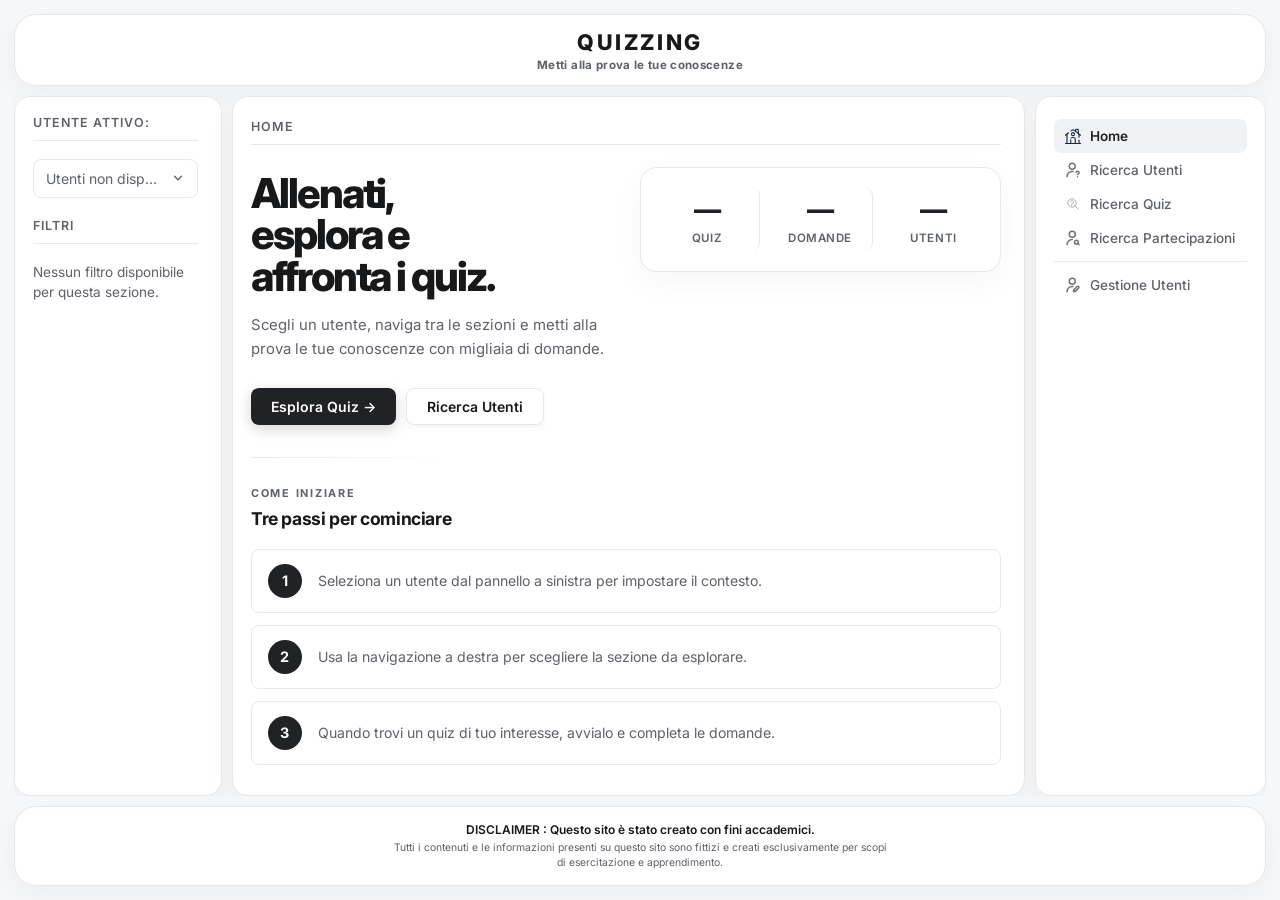
<file: Homework-1/index.html>
<!DOCTYPE html>
<html lang="it">
<head>
    <meta charset="UTF-8">
    <meta name="viewport" content="width=device-width, initial-scale=1.0">
    <title>QUIZZING</title>
    <link rel="stylesheet" href="css/base-layout.css">
    <link rel="stylesheet" href="css/components.css">
    <link rel="stylesheet" href="css/responsive.css">
    <script src="js/dom.js" defer></script>
    <script src="js/api.js" defer></script>
    <script src="js/date-picker.js" defer></script>
    <script src="js/filters.js" defer></script>
    <script src="js/ui.js" defer></script>
    <script src="js/search.js" defer></script>
    <script src="js/users-crud.js" defer></script>
    <script src="js/details.js" defer></script>
    <script src="js/play.js" defer></script>
    <script src="js/router-init.js" defer></script>
</head>
<body>
    <header class="surface-block">
        <div class="header-title">QUIZZING</div>
        <div class="header-subtitle">Metti alla prova le tue conoscenze</div>
    </header>

    <main class="main-content">
        <aside class="panel left">
            <div class="panel-body">
                <div class="user-selection-container">
                    <h2>Utente Attivo:</h2>
                    <div class="custom-select-wrapper">
                        <select name="user-selection" id="user-selection" class="custom-select-native"></select>
                        <div class="custom-select-trigger" aria-hidden="true">
                            <span class="custom-select-value">— Non Selezionato —</span>
                            <svg class="custom-select-chevron" viewBox="0 0 16 16" fill="none" xmlns="http://www.w3.org/2000/svg">
                                <path d="M4 6l4 4 4-4" stroke="currentColor" stroke-width="1.5" stroke-linecap="round"
                                    stroke-linejoin="round" />
                            </svg>
                        </div>
                    </div>
                </div>

                <div class="filter-container">
                    <h2>Filtri</h2>
                </div>
            </div>
        </aside>

        <section class="panel center">
            <div class="panel-body">
                <h2 id="center-title" class="center-title">Home</h2>
                <div id="center-content" class="center-content" aria-live="polite"></div>
            </div>

            <template id="view-home-template">
                <article class="home-card">
                    <div class="home-hero">
                        <div class="home-hero-lead">
                            <h3 class="home-title">Allenati,<br>esplora e<br>affronta i quiz.</h3>
                            <p class="home-subtitle">
                                Scegli un utente, naviga tra le sezioni e metti alla prova le tue conoscenze con migliaia di domande.
                            </p>
                            <div class="home-cta-row">
                                <a class="home-cta-primary" href="?view=ricerca-quiz" data-route="ricerca-quiz">Esplora Quiz →</a>
                                <a class="home-cta-secondary" href="?view=ricerca-utenti" data-route="ricerca-utenti">Ricerca Utenti</a>
                            </div>
                        </div>

                        <div class="home-stats-compact">
                            <div class="stat-compact-item">
                                <span class="stat-compact-value" id="stat-quiz">—</span>
                                <span class="stat-compact-label">Quiz</span>
                            </div>
                            <div class="stat-compact-item">
                                <span class="stat-compact-value" id="stat-questions">—</span>
                                <span class="stat-compact-label">Domande</span>
                            </div>
                            <div class="stat-compact-item">
                                <span class="stat-compact-value" id="stat-users">—</span>
                                <span class="stat-compact-label">Utenti</span>
                            </div>
                        </div>
                    </div>

                    <div class="home-divider"></div>

                    <p class="home-card-eyebrow">Come iniziare</p>
                    <h4 class="home-card-title">Tre passi per cominciare</h4>
                    <ol class="home-steps">
                        <li>Seleziona un utente dal pannello a sinistra per impostare il contesto.</li>
                        <li>Usa la navigazione a destra per scegliere la sezione da esplorare.</li>
                        <li>Quando trovi un quiz di tuo interesse, avvialo e completa le domande.</li>
                    </ol>
                </article>
            </template>

            <template id="view-message-template">
                <section class="content-view content-view-message">
                    <p class="placeholder-copy" data-message-text></p>
                </section>
            </template>

            <template id="view-loading-template">
                <section class="content-view content-view-message">
                    <p class="placeholder-copy">Caricamento...</p>
                </section>
            </template>
        </section>

        <aside class="panel right">
            <nav class="panel-body" id="nav-panel" aria-label="Navigazione principale">
                <a class="nav-item active" href="?view=home" data-route="home" data-title="Home" data-action="home" title="Home">
                    <img class="nav-icon" src="assets/home.svg" alt="">
                    <span class="nav-label">Home</span>
                </a>

                <a class="nav-item" href="?view=ricerca-utenti" data-route="ricerca-utenti" data-title="Ricerca Utenti" data-action="search_users" title="Ricerca Utenti">
                    <img class="nav-icon" src="assets/utenti.svg" alt="">
                    <span class="nav-label">Ricerca Utenti</span>
                </a>

                <a class="nav-item" href="?view=ricerca-quiz" data-route="ricerca-quiz" data-title="Ricerca Quiz" data-action="search_quizzes" title="Ricerca Quiz">
                    <img class="nav-icon" src="assets/quiz.svg" alt="">
                    <span class="nav-label">Ricerca Quiz</span>
                </a>

                <a class="nav-item" href="?view=ricerca-partecipazioni" data-route="ricerca-partecipazioni"
                    data-title="Ricerca Partecipazioni" data-action="search_participations" title="Ricerca Partecipazioni">
                    <img class="nav-icon" src="assets/partecipazioni.svg" alt="">
                    <span class="nav-label">Ricerca Partecipazioni</span>
                </a>

                <hr class="nav-separator">

                <a class="nav-item" href="?view=gestione-utenti" data-route="gestione-utenti" data-title="Gestione Utenti" data-action="manage_users" title="Gestione Utenti">
                    <img class="nav-icon" src="assets/gestione.svg" alt="">
                    <span class="nav-label">Gestione Utenti</span>
                </a>
            </nav>
        </aside>
    </main>

    <footer class="surface-block">
        <div class="footer-title">DISCLAIMER : Questo sito è stato creato con fini accademici.</div>
        <div class="footer-subtitle">
            Tutti i contenuti e le informazioni presenti su questo sito sono fittizi e creati esclusivamente per scopi di esercitazione e apprendimento.
        </div>
    </footer>
</body>
</html>
</file>
<file: Homework-1/css/base-layout.css>
@import url('https://fonts.googleapis.com/css2?family=Inter:wght@300;400;500;600;700;800&display=swap');

:root {
    --bg: #f6f7f8;
    --surface: #ffffff;
    --border: #e7e8ea;
    --text-primary: #17181a;
    --text-secondary: #5e6168;
    --accent: #202226;
    --accent-light: #f1f2f4;
    --radius-sm: 8px;
    --radius-md: 16px;
    --radius-lg: 22px;
    --shadow-sm: 0 10px 30px rgba(15, 18, 24, .04);
    --shadow-md: 0 18px 50px rgba(15, 18, 24, .08);
    --header-height: 72px;
    --footer-height: 80px;
    --outer-gap: 14px;
    --panel-gap: 10px;
}

* {
    box-sizing: border-box;
    margin: 0;
    padding: 0;
}

[hidden] {
    display: none !important;
}

html,
body {
    height: 100%;
    font-family: 'Inter', sans-serif;
    -webkit-font-smoothing: antialiased;
}

body {
    display: grid;
    grid-template-rows: var(--header-height) minmax(0, 1fr) var(--footer-height);
    gap: var(--panel-gap);
    height: 100vh;
    padding: var(--outer-gap);
    overflow: hidden;
    background: var(--bg);
    color: var(--text-primary);
}

.surface-block,
.panel {
    background: var(--surface);
    border: 1px solid var(--border);
    box-shadow: var(--shadow-sm);
}

.surface-block {
    border-radius: var(--radius-lg);
}

.panel {
    display: flex;
    flex-direction: column;
    min-width: 0;
    min-height: 0;
    overflow: hidden;
    border-radius: var(--radius-md);
    transition: box-shadow .2s ease;
}

.panel:hover {
    box-shadow: var(--shadow-md);
}

.panel-body {
    display: flex;
    flex: 1;
    flex-direction: column;
    align-items: flex-start;
    min-height: 0;
    padding: 22px 18px;
    overflow-x: hidden;
    overflow-y: auto;
    scrollbar-gutter: stable;
}

.panel-body::-webkit-scrollbar {
    width: 5px;
}

.panel-body::-webkit-scrollbar-track {
    background: transparent;
}

.panel-body::-webkit-scrollbar-thumb {
    background: #d1d5db;
    border-radius: 99px;
}

.panel-body::-webkit-scrollbar-thumb:hover {
    background: #9ca3af;
}

header,
footer {
    display: flex;
    flex-direction: column;
    align-items: center;
    justify-content: center;
    overflow: hidden;
    flex-shrink: 0;
}

header {
    gap: 3px;
}

.header-title {
    font-size: 1.35rem;
    font-weight: 800;
    letter-spacing: 0.12em;
    text-align: center;
}

.header-subtitle {
    color: var(--text-secondary);
    font-size: 0.72rem;
    font-weight: 700;
    letter-spacing: 0.03em;
    text-align: center;
}

.main-content {
    display: grid;
    grid-template-columns: minmax(150px, 1.35fr) minmax(360px, 5.15fr) minmax(140px, 1.5fr);
    gap: var(--panel-gap);
    min-width: 0;
    min-height: 0;
    overflow: auto hidden;
}

h2 {
    width: 100%;
    min-width: 0;
    margin-bottom: 18px;
    padding-bottom: 10px;
    overflow-wrap: break-word;
    border-bottom: 1px solid var(--border);
    color: var(--text-secondary);
    font-size: 0.78rem;
    font-weight: 600;
    letter-spacing: 0.08em;
    text-transform: uppercase;
}

.left .panel-body {
    align-items: stretch;
    gap: 20px;
    padding: clamp(14px, 1.4vw, 22px);
}

.left h2,
.left label {
    overflow-wrap: anywhere;
    word-break: break-word;
}

.left h2 {
    font-size: clamp(0.7rem, 0.55rem + 0.35vw, 0.78rem);
    letter-spacing: clamp(0.03em, 0.02em + 0.1vw, 0.08em);
}

.user-selection-container,
.filter-container,
.center-content,
.content-view {
    width: 100%;
    min-width: 0;
}

.center-title--hidden {
    display: none;
}

.custom-select-wrapper {
    position: relative;
    width: 100%;
    min-width: 0;
}

.custom-select-native {
    position: absolute;
    inset: 0;
    z-index: 1;
    width: 100%;
    height: 100%;
    opacity: 0;
    cursor: pointer;
    font: inherit;
}

.custom-select-trigger {
    display: flex;
    align-items: center;
    justify-content: space-between;
    gap: 8px;
    min-width: 0;
    padding: 10px 12px;
    border: 1px solid var(--border);
    border-radius: var(--radius-sm);
    background: var(--surface);
    color: var(--text-primary);
    cursor: pointer;
    font-size: 0.875rem;
    font-weight: 500;
    user-select: none;
    transition: border-color .15s ease, box-shadow .15s ease;
}

.custom-select-wrapper:hover .custom-select-trigger {
    border-color: #c4c6ca;
}

.custom-select-wrapper:focus-within .custom-select-trigger {
    border-color: var(--accent);
    box-shadow: 0 0 0 3px rgba(32, 34, 38, 0.1);
}

.custom-select-value {
    flex: 1;
    min-width: 0;
    overflow: hidden;
    text-overflow: ellipsis;
    white-space: nowrap;
}

.custom-select-wrapper.is-placeholder .custom-select-value {
    color: var(--text-secondary);
    font-weight: 400;
}

.custom-select-chevron {
    width: 14px;
    height: 14px;
    flex-shrink: 0;
    color: var(--text-secondary);
    transition: transform .2s ease;
}

.custom-select-wrapper:focus-within .custom-select-chevron {
    transform: rotate(180deg);
}

.content-view-message {
    padding: clamp(8px, 1vw, 16px) 0;
}

.placeholder-copy {
    max-width: 64ch;
    color: var(--text-secondary);
    font-size: 0.98rem;
    line-height: 1.75;
}

.home-card {
    width: 100%;
    padding: 4px 0 32px;
    animation: home-fade-in .45s ease both;
}

.home-hero {
    display: grid;
    grid-template-columns: 1fr 1fr;
    align-items: start;
    gap: 28px;
    width: 100%;
}

.home-hero-lead {
    display: flex;
    flex-direction: column;
    align-items: flex-start;
    padding-top: 6px;
}

.home-title {
    margin-bottom: 16px;
    color: var(--text-primary);
    font-size: clamp(1.7rem, 1.3rem + 1.6vw, 3rem);
    font-weight: 800;
    letter-spacing: -0.05em;
    line-height: 1;
    animation: home-fade-in .4s .05s ease both;
}

.home-subtitle {
    max-width: 52ch;
    margin-bottom: 26px;
    color: var(--text-secondary);
    font-size: 0.93rem;
    line-height: 1.65;
    animation: home-fade-in .4s .1s ease both;
}

.home-cta-row {
    display: flex;
    flex-wrap: wrap;
    gap: 10px;
    animation: home-fade-in .4s .15s ease both;
}

.home-cta-primary,
.home-cta-secondary {
    display: inline-flex;
    align-items: center;
    gap: 6px;
    padding: 9px 20px;
    border-radius: var(--radius-sm);
    cursor: pointer;
    font-size: 0.875rem;
    font-weight: 600;
    text-decoration: none;
    transition: transform .15s ease, box-shadow .15s ease, background .15s ease;
}

.home-cta-primary {
    background: var(--accent);
    box-shadow: 0 4px 14px rgba(15, 18, 24, .18);
    color: #fff;
}

.home-cta-primary:hover,
.home-cta-secondary:hover {
    transform: translateY(-1px);
}

.home-cta-primary:hover {
    box-shadow: 0 8px 22px rgba(15, 18, 24, .22);
}

.home-cta-secondary {
    border: 1px solid var(--border);
    background: var(--surface);
    box-shadow: 0 2px 6px rgba(15, 18, 24, .05);
    color: var(--text-primary);
}

.home-cta-secondary:hover {
    background: var(--bg);
}

.home-stats-compact {
    display: grid;
    grid-template-columns: repeat(3, 1fr);
    align-items: center;
    gap: 8px;
    width: 100%;
    padding: 20px 14px;
    border: 1px solid var(--border);
    border-radius: var(--radius-md);
    background: var(--surface);
    box-shadow: var(--shadow-sm);
    text-align: center;
    animation: home-fade-in .5s .1s ease both;
    transition: box-shadow .2s ease, border-color .2s ease;
}

.home-stats-compact:hover {
    border-color: #c4c6ca;
    box-shadow: var(--shadow-md);
}

.stat-compact-item {
    display: flex;
    flex-direction: column;
    align-items: center;
    gap: 4px;
    padding: 6px;
    border-radius: var(--radius-sm);
    transition: background .2s ease;
}

.stat-compact-item:hover {
    background: var(--bg);
}

.stat-compact-item:not(:last-child) {
    border-right: 1px solid var(--border);
}

.stat-compact-value {
    color: var(--accent);
    font-size: 1.7rem;
    font-weight: 800;
    letter-spacing: -0.03em;
    line-height: 1.2;
}

.stat-compact-label {
    color: var(--text-secondary);
    font-size: 0.72rem;
    font-weight: 600;
    letter-spacing: 0.05em;
    text-transform: uppercase;
}

.home-divider {
    width: min(200px, 40%);
    height: 1px;
    margin: 32px 0 28px;
    background: linear-gradient(90deg, var(--border) 0%, rgba(231, 232, 234, 0) 100%);
}

.home-card-eyebrow {
    margin-bottom: 8px;
    color: var(--text-secondary);
    font-size: 0.68rem;
    font-weight: 700;
    letter-spacing: 0.16em;
    text-transform: uppercase;
}

.home-card-title {
    margin-bottom: 20px;
    color: var(--text-primary);
    font-size: 1.1rem;
    font-weight: 700;
    letter-spacing: -0.02em;
}

.home-steps {
    display: grid;
    gap: 12px;
    width: 100%;
    margin: 0;
    padding: 0;
    counter-reset: step;
    list-style: none;
}

.home-steps li {
    display: grid;
    grid-template-columns: auto 1fr;
    align-items: center;
    gap: 16px;
    padding: 14px 16px;
    border: 1px solid var(--border);
    border-radius: var(--radius-sm);
    background: var(--surface);
    color: var(--text-secondary);
    counter-increment: step;
    font-size: 0.88rem;
    line-height: 1.55;
    transition: border-color .18s ease, background .18s ease;
}

.home-steps li:hover {
    border-color: #cfd1d5;
    background: var(--bg);
}

.home-steps li::before {
    content: counter(step);
    display: flex;
    align-items: center;
    justify-content: center;
    width: 34px;
    height: 34px;
    flex-shrink: 0;
    border-radius: 50%;
    background: var(--accent);
    color: #fff;
    font-size: 0.9rem;
    font-weight: 700;
}

#nav-panel {
    scrollbar-gutter: auto;
}

.nav-item {
    display: flex;
    align-items: center;
    gap: 8px;
    width: 100%;
    flex-shrink: 0;
    padding: 8px 10px;
    border-radius: var(--radius-sm);
    color: var(--text-secondary);
    cursor: pointer;
    font-size: 0.85rem;
    font-weight: 500;
    text-decoration: none;
    transition: background .15s ease, color .15s ease;
}

.nav-item:hover {
    background: var(--bg);
    color: var(--text-primary);
}

.nav-item.active {
    background: var(--accent-light);
    color: var(--accent);
    font-weight: 600;
}

.nav-icon {
    width: 18px;
    height: 18px;
    flex-shrink: 0;
    object-fit: contain;
    opacity: 0.55;
    transition: opacity .15s ease;
}

.nav-item:hover .nav-icon,
.nav-item.active .nav-icon {
    opacity: 1;
}

.nav-label {
    flex: 1;
    overflow: hidden;
    text-overflow: ellipsis;
    white-space: nowrap;
}

.nav-separator {
    width: 100%;
    margin: 6px 0;
    border: none;
    border-top: 1px solid var(--border);
}

#nav-panel.icon-only .nav-item {
    justify-content: center;
}

#nav-panel.icon-only .nav-label {
    display: none;
}

#nav-panel.icon-only .nav-icon {
    width: 22px;
    height: 22px;
    opacity: 0.7;
}

#nav-panel.icon-only .nav-item.active .nav-icon,
#nav-panel.icon-only .nav-item:hover  .nav-icon {
    opacity: 1;
}
</file>
<file: Homework-1/css/components.css>
/* ═══════════════════════════════════════════════════════
   UI Components
   ═══════════════════════════════════════════════════════ */

/* ─── Section heading ─────────────────────── */
.section-heading {
    font-size: 1rem;
    font-weight: 700;
    color: var(--text-primary);
    margin-bottom: 16px;
}

/* ─── Filter layout ───────────────────────── */
.filter-actions {
    display: flex;
    gap: 8px;
    margin-top: 14px;
    flex-wrap: wrap;
}

.filter-placeholder {
    font-size: 0.85rem;
    color: var(--text-secondary);
    line-height: 1.5;
}

/* ─── Form fields ─────────────────────────── */
.form-field {
    width: 100%;
    margin-bottom: 12px;
}

.form-field label {
    display: block;
    font-size: 0.78rem;
    font-weight: 600;
    color: var(--text-secondary);
    margin-bottom: 4px;
}

.form-input {
    width: 100%;
    padding: 8px 10px;
    border: 1px solid var(--border);
    border-radius: var(--radius-sm);
    background: var(--surface-raised);
    color: var(--text-primary);
    font: inherit;
    font-size: 0.88rem;
    transition: border-color .15s ease, box-shadow .15s ease;
}

.form-input:focus {
    outline: none;
    border-color: var(--accent);
    box-shadow: 0 0 0 3px rgba(32, 34, 38, .1);
}

.form-input:disabled {
    opacity: .55;
    cursor: not-allowed;
}

select.form-input {
    cursor: pointer;
}

/* ─── Date Picker ─────────────────────────── */
.date-picker-field {
    position: relative;
}

.date-picker-panel {
    position: fixed;
    z-index: 1000;
    width: min(248px, calc(100vw - 16px));
    max-height: min(320px, calc(100vh - 16px));
    padding: 8px;
    overflow-y: auto;
    border: 1px solid var(--border, #e7e8ea);
    border-radius: var(--radius-sm);
    background: var(--surface, #fff);
    box-shadow: var(--shadow-md, 0 18px 50px rgba(15, 18, 24, .08));
    color: var(--text-primary, #202226);
    font-size: 0.78rem;
}

.date-picker-panel[hidden] {
    display: none;
}

.date-picker-header,
.date-picker-subheader {
    display: flex;
    align-items: center;
    gap: 6px;
    margin-bottom: 6px;
}

.date-picker-subheader {
    justify-content: center;
}

.date-picker-title {
    flex: 1;
    min-width: 0;
    min-height: 26px;
    padding: 3px 6px;
    border-radius: var(--radius-sm);
    border: 0;
    background: transparent;
    color: var(--text-primary, #202226);
    cursor: pointer;
    font: inherit;
    font-size: 0.82rem;
    font-weight: 700;
    text-align: center;
}

.date-picker-title:hover {
    background: var(--accent-light, #f1f2f4);
    color: var(--accent, #202226);
}

.date-picker-nav {
    width: 26px;
    min-width: 26px;
    height: 26px;
    padding-inline: 0;
}

.date-picker-panel .button {
    min-height: 26px;
    padding: 3px 7px;
    font-size: 0.74rem;
    background: var(--surface, #fff);
}

.date-picker-panel .button:hover {
    background: var(--accent-light, #f1f2f4);
}

.date-picker-weekdays,
.date-picker-grid {
    display: grid;
    grid-template-columns: repeat(7, minmax(0, 1fr));
    gap: 4px;
}

.date-picker-weekdays {
    margin-bottom: 4px;
    color: var(--text-secondary);
    font-size: 0.62rem;
    font-weight: 700;
    text-align: center;
    text-transform: uppercase;
}

.date-picker-grid-months,
.date-picker-grid-years {
    grid-template-columns: repeat(3, minmax(0, 1fr));
}

.date-picker-cell {
    min-height: 24px;
    border: 1px solid transparent;
    border-radius: var(--radius-sm);
    background: transparent;
    color: var(--text-primary, #202226);
    cursor: pointer;
    font: inherit;
    font-size: 0.76rem;
}

.date-picker-cell-large {
    min-height: 30px;
}

.date-picker-cell:hover {
    border-color: var(--border, #e7e8ea);
    background: var(--accent-light, #f1f2f4);
}

.date-picker-cell.is-outside {
    color: var(--text-secondary);
    opacity: .55;
}

.date-picker-cell.is-today {
    border-color: var(--accent, #202226);
}

.date-picker-cell.is-selected {
    background: var(--accent, #202226);
    color: #fff;
}

.date-picker-footer {
    display: flex;
    justify-content: space-between;
    gap: 8px;
    margin-top: 8px;
}

/* ─── Buttons ─────────────────────────────── */
.button {
    display: inline-flex;
    align-items: center;
    justify-content: center;
    gap: 6px;
    padding: 9px 18px;
    border: 1px solid var(--border);
    border-radius: var(--radius-sm);
    font: inherit;
    font-size: 0.85rem;
    font-weight: 600;
    cursor: pointer;
    background: var(--surface);
    color: var(--text-primary);
    transition: background .15s ease, color .15s ease, box-shadow .15s ease;
    white-space: nowrap;
    text-decoration: none;
}

.button:hover {
    background: var(--bg);
}

.button:focus-visible {
    outline: 2px solid var(--accent);
    outline-offset: 2px;
}

.button:disabled {
    opacity: .5;
    cursor: not-allowed;
}

.button-sm {
    padding: 5px 12px;
    font-size: 0.78rem;
}

.button-primary {
    background: var(--accent);
    color: #fff;
    border-color: var(--accent);
}

.button-primary:hover {
    background: #3a3c42;
}

.button-danger {
    color: #dc2626;
    border-color: #fca5a5;
}

.button-danger:hover {
    background: #fef2f2;
}

.button-secondary {
    background: var(--surface-raised);
}

.button-secondary:hover {
    background: var(--bg);
}

.icon-button {
    display: inline-flex;
    align-items: center;
    justify-content: center;
    width: 28px;
    height: 28px;
    padding: 0;
    border: 1px solid var(--border);
    border-radius: var(--radius-sm);
    background: var(--surface);
    color: var(--text-primary);
    cursor: pointer;
}

.icon-button:hover {
    background: var(--accent-light);
}

.icon-button svg {
    width: 15px;
    height: 15px;
    fill: currentColor;
}

.detail-action-col {
    width: 36px;
    min-width: 36px;
    text-align: left;
}

/* ─── Alerts ──────────────────────────────── */
.alert {
    padding: 12px 16px;
    border-radius: var(--radius-sm);
    font-size: 0.88rem;
    line-height: 1.5;
    border: 1px solid transparent;
}

.alert-success {
    background: #f0fdf4;
    border-color: #bbf7d0;
    color: #166534;
}

.alert-error {
    background: #fef2f2;
    border-color: #fecaca;
    color: #991b1b;
}

.alert-info {
    background: #eff6ff;
    border-color: #bfdbfe;
    color: #1e40af;
}

/* ─── Empty state ─────────────────────────── */
.empty-state {
    padding: 32px 16px;
    text-align: center;
    color: var(--text-secondary);
    font-size: 0.92rem;
    line-height: 1.6;
}

/* ─── Data table ──────────────────────────── */
.table-wrapper {
    width: 100%;
    overflow-x: auto;
    -webkit-overflow-scrolling: touch;
}

.data-table {
    width: 100%;
    border-collapse: collapse;
    font-size: 0.85rem;
    min-width: 480px;
}

.data-table thead {
    border-bottom: 2px solid var(--border);
}

.data-table th {
    text-align: left;
    padding: 10px 12px;
    font-weight: 600;
    font-size: 0.78rem;
    letter-spacing: 0.03em;
    text-transform: uppercase;
    color: var(--text-secondary);
    white-space: nowrap;
}

.data-table td {
    padding: 10px 12px;
    border-bottom: 1px solid var(--border);
    color: var(--text-primary);
    vertical-align: middle;
}

.data-table tbody tr:hover {
    background: var(--accent-light);
}

.data-table a {
    color: var(--accent);
    text-decoration: none;
    font-weight: 500;
}

.data-table a:hover {
    text-decoration: underline;
}

.actions-cell {
    white-space: nowrap;
}

.actions-cell .button + .button {
    margin-left: 6px;
}

/* ─── Badges ──────────────────────────────── */
.badge {
    display: inline-block;
    padding: 2px 10px;
    border-radius: 99px;
    font-size: 0.72rem;
    font-weight: 700;
    letter-spacing: 0.03em;
    text-transform: uppercase;
}

.badge-aperto {
    background: #dcfce7;
    color: #166534;
}

.badge-chiuso {
    background: #f3f4f6;
    color: #4b5563;
}

.badge-futuro {
    background: #dbeafe;
    color: #1e40af;
}

/* ─── Results toolbar / pagination ────────── */
.results-toolbar {
    display: flex;
    align-items: center;
    justify-content: space-between;
    gap: 12px;
    padding: 12px 4px;
    flex-wrap: wrap;
}

.results-toolbar-top {
    border-bottom: 1px solid var(--border);
    margin-bottom: 8px;
}

.results-toolbar-bottom {
    justify-content: flex-end;
    border-top: 1px solid var(--border);
    margin-top: 10px;
}

.results-toolbar-left,
.results-toolbar-right {
    display: flex;
    align-items: center;
    gap: 12px;
    flex-wrap: wrap;
}

.results-toolbar-left {
    min-width: max-content;
}

.results-toolbar-right {
    justify-content: flex-end;
    margin-left: auto;
}

.pagination {
    display: flex;
    align-items: center;
}

.pagination-info {
    font-size: 0.82rem;
    color: var(--text-secondary);
}

.pagination-buttons {
    display: flex;
    gap: 4px;
    align-items: center;
    flex-wrap: nowrap;
    justify-content: flex-end;
    min-height: 30px;
}

.pagination-page {
    width: 28px;
    min-width: 28px;
    padding-inline: 0;
}

.pagination-nav-btn {
    width: 30px;
    min-width: 30px;
    padding-inline: 0;
    font-size: 1rem;
}

.pagination-page.active {
    background: var(--accent);
    border-color: var(--accent);
    color: #fff;
    cursor: default;
}

.pagination-ellipsis {
    color: var(--text-secondary);
    font-size: 0.8rem;
    padding: 0 2px;
}

/* ─── Detail view ─────────────────────────── */
.detail-container {
    display: flex;
    flex-direction: column;
    gap: 20px;
}

.detail-header {
    padding-bottom: 16px;
    border-bottom: 1px solid var(--border);
}

.detail-header-top {
    display: flex;
    align-items: center;
    justify-content: space-between;
    gap: 12px;
    flex-wrap: wrap;
    margin-bottom: 12px;
}

.detail-header-top .back-button,
.detail-header-top .detail-title {
    margin-bottom: 0;
}

.detail-header-top .detail-title {
    min-width: 0;
}

.detail-header-top .back-button {
    margin-left: auto;
    flex-shrink: 0;
}

.detail-title {
    font-size: 1.5rem;
    font-weight: 800;
    letter-spacing: -0.03em;
    color: var(--text-primary);
    margin-bottom: 12px;
}

.detail-subtitle {
    font-size: 0.92rem;
    color: var(--text-secondary);
    margin-bottom: 4px;
}

.detail-meta {
    display: flex;
    flex-wrap: wrap;
    gap: 8px 20px;
}

.detail-meta-item {
    font-size: 0.85rem;
    color: var(--text-secondary);
}

.detail-meta-item strong {
    color: var(--text-primary);
    font-weight: 600;
}

.detail-link {
    color: var(--accent);
    text-decoration: none;
    font-weight: 500;
}

.detail-link:hover {
    text-decoration: underline;
}

.detail-section {
    padding: 4px 0;
}

.detail-section-title {
    font-size: 1.05rem;
    font-weight: 700;
    color: var(--text-primary);
    margin-bottom: 14px;
}

/* ─── Question cards ──────────────────────── */
.question-card {
    background: var(--surface-raised);
    border: 1px solid var(--border);
    border-radius: var(--radius-md);
    padding: 16px 18px;
    margin-bottom: 12px;
}

.question-header {
    display: flex;
    gap: 12px;
    align-items: baseline;
    margin-bottom: 10px;
}

.question-hint {
    margin: -2px 0 8px;
    color: var(--text-secondary);
    font-size: 0.78rem;
}

.question-number {
    flex-shrink: 0;
    display: flex;
    align-items: center;
    justify-content: center;
    width: 28px;
    height: 28px;
    border-radius: 50%;
    background: var(--accent);
    color: #fff;
    font-weight: 700;
    font-size: 0.82rem;
}

.question-text {
    font-size: 0.95rem;
    font-weight: 600;
    color: var(--text-primary);
    line-height: 1.5;
}

.answer-list {
    list-style: none;
    padding: 0;
    margin: 0;
    display: grid;
    gap: 4px;
}

.answer-item {
    padding: 8px 12px;
    border-radius: var(--radius-sm);
    font-size: 0.88rem;
    line-height: 1.5;
    background: var(--surface);
    border: 1px solid var(--border);
    color: var(--text-primary);
}

.answer-correct {
    border-color: #bbf7d0;
    background: #f0fdf4;
}

.answer-selected-correct {
    border-color: #86efac;
    background: #dcfce7;
    font-weight: 600;
}

.answer-selected-wrong {
    border-color: #fecaca;
    background: #fef2f2;
}

.answer-score {
    font-size: 0.78rem;
    color: var(--text-secondary);
}

/* ─── Play mode options ───────────────────── */
.answer-list-play {
    display: grid;
    gap: 6px;
}

.answer-option {
    display: flex;
    align-items: center;
    gap: 10px;
    padding: 10px 14px;
    border-radius: var(--radius-sm);
    background: var(--surface);
    border: 1px solid var(--border);
    cursor: pointer;
    transition: background .12s ease, border-color .12s ease;
    font-size: 0.88rem;
}

.answer-option:hover {
    background: var(--accent-light);
    border-color: #c7c9ce;
}

.answer-option input[type="checkbox"] {
    width: 18px;
    height: 18px;
    accent-color: var(--accent);
    flex-shrink: 0;
    cursor: pointer;
}

/* ─── No-user message ─────────────────────── */
.no-user-msg {
    text-align: center;
    padding: 40px 16px;
    color: var(--text-secondary);
    font-size: 1rem;
}

/* ─── Numeric / date alignment ────────────── */
.data-table td.col-numeric,
.data-table th.col-numeric {
    text-align: right;
}

/* ─── Sortable column headers ─────────────── */
.data-table th.sortable {
    cursor: pointer;
    user-select: none;
}

.data-table th.sortable:hover {
    color: var(--text-primary);
}

.sort-icon {
    display: inline-block;
    margin-left: 4px;
    font-size: 0.7rem;
    opacity: 0.45;
    transition: opacity .12s;
}

.data-table th.sort-asc .sort-icon,
.data-table th.sort-desc .sort-icon {
    opacity: 1;
    color: var(--accent);
}

/* ─── Back button ─────────────────────────── */
.back-button {
    display: inline-flex;
    align-items: center;
    align-self: flex-start;
    gap: 6px;
    width: auto;
    max-width: max-content;
    padding: 5px 11px;
    margin-bottom: 16px;
    border: 1px solid var(--border);
    border-radius: var(--radius-sm);
    background: var(--surface-raised);
    color: var(--text-secondary);
    font: inherit;
    font-size: 0.82rem;
    font-weight: 600;
    cursor: pointer;
    transition: background .12s, color .12s;
}

.filter-group {
    padding: 12px 0;
    border-top: 1px solid var(--border);
}

.filter-group:first-of-type {
    border-top: 0;
    padding-top: 0;
}

.filter-group-title {
    margin: 0 0 10px;
    color: var(--text-primary);
    font-size: 0.86rem;
    font-weight: 700;
}

.back-button:hover {
    background: var(--bg);
    color: var(--text-primary);
}

/* ─── View mode toggle ────────────────────── */
.view-toggle {
    display: inline-flex;
    border: 1px solid var(--border);
    border-radius: var(--radius-sm);
    overflow: hidden;
}

.view-toggle-btn {
    padding: 5px 14px;
    font: inherit;
    font-size: 0.78rem;
    font-weight: 600;
    background: var(--surface-raised);
    color: var(--text-secondary);
    border: none;
    cursor: pointer;
    transition: background .12s, color .12s;
}

.view-toggle-btn + .view-toggle-btn {
    border-left: 1px solid var(--border);
}

.view-toggle-btn.active {
    background: var(--accent);
    color: #fff;
}

/* ─── Dual Range Slider ─────────────────────── */
.dual-range {
    position: relative;
    width: 100%;
    height: 24px;
}

.dual-range input[type="range"] {
    position: absolute;
    top: 50%;
    left: 0;
    width: 100%;
    transform: translateY(-50%);
    appearance: none;
    background: transparent;
    pointer-events: none;
    margin: 0;
}

.dual-range input[type="range"]::-webkit-slider-runnable-track {
    width: 100%;
    height: 4px;
    background: var(--border);
    border-radius: 2px;
}

/* Solo il primo input mostra la traccia di base */
.dual-range input[type="range"]:last-child::-webkit-slider-runnable-track {
    background: transparent;
}

.dual-range input[type="range"]::-webkit-slider-thumb {
    appearance: none;
    pointer-events: auto;
    width: 16px;
    height: 16px;
    border-radius: 50%;
    background: var(--accent);
    cursor: pointer;
    margin-top: -6px; /* (track height 4 - thumb height 16) / 2 */
    box-shadow: 0 1px 3px rgba(0,0,0,0.3);
}

.range-labels {
    font-size: 0.75rem;
    color: var(--text-secondary);
    font-weight: normal;
    float: right;
}

.range-anchors {
    display: flex;
    justify-content: space-between;
    width: 100%;
    margin-top: 4px;
    padding: 0 6px;
}

.range-anchors span {
    font-size: 0.65rem;
    color: var(--text-secondary);
    opacity: 0.7;
}

/* ─── Question filter bar ─────────────────── */
.question-filter-bar {
    display: flex;
    gap: 8px;
    flex-wrap: wrap;
    align-items: center;
    margin-bottom: 14px;
    padding: 10px 14px;
    background: var(--surface-raised);
    border: 1px solid var(--border);
    border-radius: var(--radius-sm);
}

.question-filter-bar input {
    padding: 5px 9px;
    border: 1px solid var(--border);
    border-radius: var(--radius-sm);
    background: var(--surface);
    color: var(--text-primary);
    font: inherit;
    font-size: 0.82rem;
    flex: 1;
    min-width: 100px;
}

.question-filter-bar input:focus {
    outline: none;
    border-color: var(--accent);
}

.question-filter-bar label {
    font-size: 0.75rem;
    font-weight: 600;
    color: var(--text-secondary);
    white-space: nowrap;
}

.question-card.hidden-by-filter {
    display: none;
}

/* ─── Hide-solutions mode ─────────────────── */
/*
  In "nascondi soluzioni" non si nasconde la risposta,
  si rimuove solo l'evidenziazione visiva (sfondo verde)
  e si nasconde il punteggio.
*/
.solutions-hidden .answer-correct {
    background: var(--surface);
    border-color: var(--border);
}

.solutions-hidden .answer-selected-correct {
    background: var(--surface);
    border-color: var(--border);
    font-weight: normal;
}

.solutions-hidden .answer-score {
    display: none;
}

/* ─── Pagination with inline limit ────────── */
.pagination-limit {
    display: flex;
    align-items: center;
    gap: 6px;
    font-size: 0.82rem;
    color: var(--text-secondary);
}

.pagination-limit select {
    padding: 3px 6px;
    border: 1px solid var(--border);
    border-radius: var(--radius-sm);
    background: var(--surface-raised);
    color: var(--text-primary);
    font: inherit;
    font-size: 0.8rem;
    cursor: pointer;
}

/* ─── Inline edit row ─────────────────────── */
.inline-edit-input {
    width: 100%;
    padding: 4px 6px;
    border: 1px solid var(--accent);
    border-radius: var(--radius-sm);
    background: var(--surface);
    color: var(--text-primary);
    font: inherit;
    font-size: 0.85rem;
    box-sizing: border-box;
    /* Stessa altezza della cella normale per evitare layout shift */
    height: 30px;
    line-height: 1;
}

tr.editing-row td {
    background: var(--accent-light);
    vertical-align: middle;
    padding-top: 6px;
    padding-bottom: 6px;
}

/* ─── Table top bar ───────────────────────── */
.table-top-bar {
    display: flex;
    align-items: center;
    gap: 12px;
    flex-wrap: wrap;
}
</file>
<file: Homework-1/css/responsive.css>
/* ═══════════════════════════════════════════════════════
   Responsive
   ═══════════════════════════════════════════════════════ */

@media (max-width: 1100px) {
    .main-content {
        grid-template-columns: minmax(140px, .95fr) minmax(340px, 4.6fr) minmax(130px, .9fr);
    }
}

@media (max-width: 900px) {
    .main-content {
        grid-template-columns: minmax(132px, .9fr) minmax(320px, 4.8fr) minmax(124px, .85fr);
    }

    .panel-body {
        padding: 14px 12px;
    }

    .center .panel-body {
        min-height: 0;
    }

    .left .panel-body {
        padding: 14px 12px;
    }

    .data-table {
        min-width: 0;
        font-size: 0.82rem;
    }

    .detail-meta {
        flex-direction: column;
        gap: 4px;
    }

}

@media (max-width: 720px) {
    body {
        grid-template-rows: auto minmax(0, 1fr) auto;
        padding: 8px;
        gap: 6px;
    }

    header {
        padding: 10px;
    }

    .header-title {
        font-size: 1.1rem;
    }

    .main-content {
        gap: 6px;
        grid-template-columns: minmax(124px, .85fr) minmax(300px, 5fr) minmax(116px, .8fr);
    }

    .home-card {
        padding: clamp(20px, 4vw, 32px);
    }

    .home-title {
        font-size: clamp(1.4rem, 5vw, 2rem);
    }

    .filter-actions {
        flex-direction: column;
    }

    .button {
        width: 100%;
        justify-content: center;
    }

    .actions-cell {
        display: flex;
        gap: 6px;
    }

    .actions-cell .button + .button {
        margin-left: 0;
    }

    .question-header {
        flex-wrap: wrap;
    }

    .pagination-buttons {
        width: 100%;
    }

    .pagination-buttons .button {
        flex: 0 0 auto;
    }

    footer {
        padding: 10px;
        min-height: auto;
    }

    .footer-title {
        font-size: 0.65rem;
        white-space: normal;
    }

    .footer-subtitle {
        font-size: 0.6rem;
    }
}

@media (max-width: 560px) {
    .results-toolbar,
    .results-toolbar-right {
        flex-direction: column;
        align-items: stretch;
    }

    .results-toolbar-left,
    .results-toolbar-right,
    .table-top-bar,
    .pagination,
    .pagination-buttons {
        width: 100%;
    }

    .results-toolbar-right {
        margin-left: 0;
    }
}

footer {
    gap: 4px;
    min-height: var(--footer-height);
    padding-inline: 20px;
}

.footer-title {
    color: var(--text-primary);
    font-size: 0.75rem;
    font-weight: 600;
    text-align: center;
    white-space: nowrap;
}

.footer-subtitle {
    max-width: 72ch;
    color: var(--text-secondary);
    font-size: 0.65rem;
    font-weight: 400;
    line-height: 1.4;
    text-align: center;
}

@keyframes home-fade-in {
    from {
        opacity: 0;
        transform: translateY(10px);
    }

    to {
        opacity: 1;
        transform: translateY(0);
    }
}

@media (max-width: 980px) {
    .home-hero {
        grid-template-columns: 1fr;
    }
}

@media (max-width: 720px) {
    body {
        overflow: hidden;
    }

    .main-content {
        overflow: auto hidden;
    }

    .panel {
        min-height: 0;
    }
}
</file>
